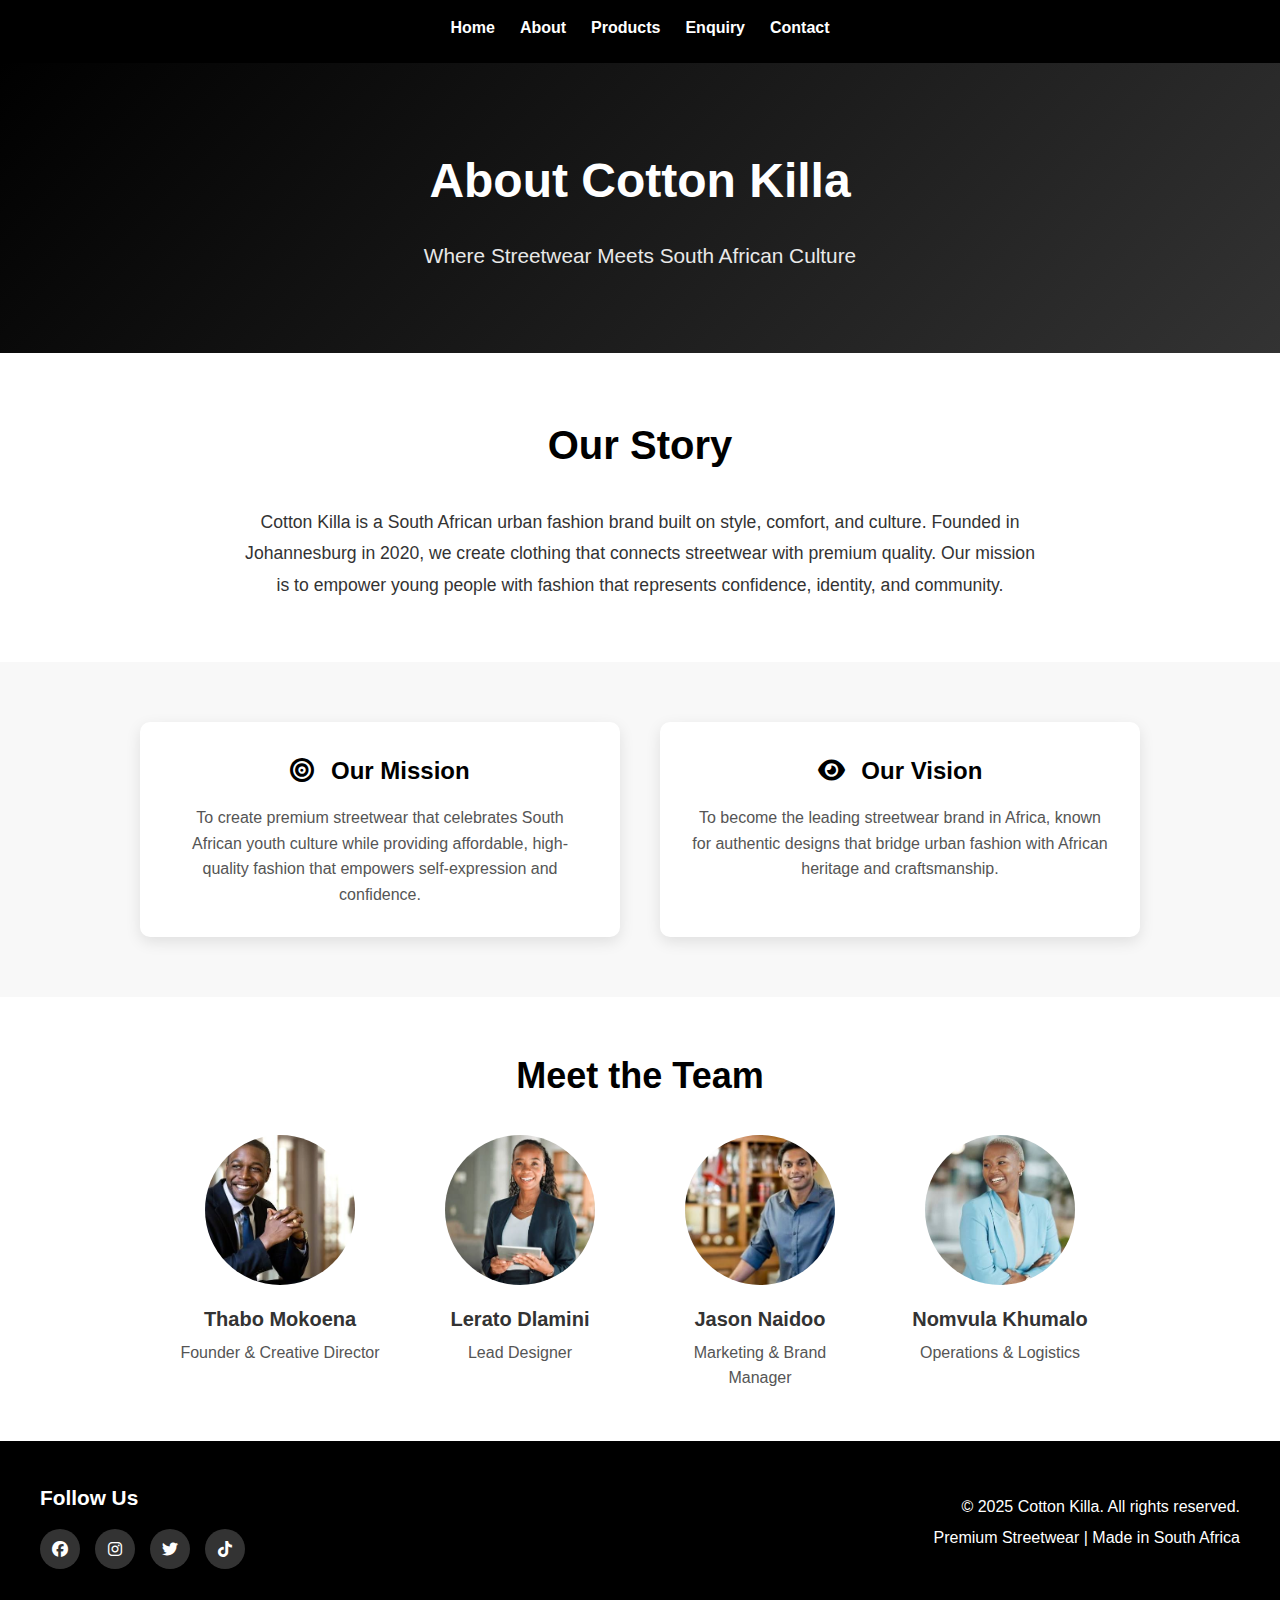
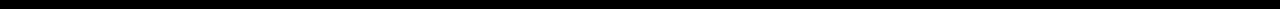
<file: about.html>
<!DOCTYPE html>
<html lang="en">
<head>
  <meta charset="UTF-8">
  <meta name="viewport" content="width=device-width, initial-scale=1.0">
  <title>About Us | Cotton Killa</title>
  <link rel="stylesheet" href="css/style.css">
  <link rel="stylesheet" href="https://cdnjs.cloudflare.com/ajax/libs/font-awesome/6.4.0/css/all.min.css">
</head>
<body>
  <header>
    <nav>
      <a href="index.html">Home</a>
      <a href="about.html">About</a>
      <a href="products.html">Products</a>
      <a href="enquiry.html">Enquiry</a>
      <a href="contact.html">Contact</a>
    </nav>
  </header>

  <main>
    <section class="about-hero">
      <h1>About Cotton Killa</h1>
      <p>Where Streetwear Meets South African Culture</p>
    </section>

    <section class="about-story">
      <h2>Our Story</h2>
      <p>
        Cotton Killa is a South African urban fashion brand built on style, comfort, and culture. 
        Founded in Johannesburg in 2020, we create clothing that connects streetwear with premium quality. 
        Our mission is to empower young people with fashion that represents confidence, identity, and community.
      </p>
    </section>

    <section class="mission-vision">
      <div class="mv-container">
        <div class="mission">
          <h3><i class="fas fa-bullseye"></i> Our Mission</h3>
          <p>To create premium streetwear that celebrates South African youth culture while providing affordable, high-quality fashion that empowers self-expression and confidence.</p>
        </div>
        <div class="vision">
          <h3><i class="fas fa-eye"></i> Our Vision</h3>
          <p>To become the leading streetwear brand in Africa, known for authentic designs that bridge urban fashion with African heritage and craftsmanship.</p>
        </div>
      </div>
    </section>

    <section class="team">
      <h2>Meet the Team</h2>
      <div class="team-grid">
        <div class="team-member">
          <img src="./assets/Thabo.jpg" alt="Founder">
          <h3>Thabo Mokoena</h3>
          <p>Founder & Creative Director</p>
        </div>

        <div class="team-member">
          <img src="./assets/Lerato.jpg" alt="Lead Designer">
          <h3>Lerato Dlamini</h3>
          <p>Lead Designer</p>
        </div>

        <div class="team-member">
          <img src="./assets/Jason.jpg" alt="Marketing Manager">
          <h3>Jason Naidoo</h3>
          <p>Marketing & Brand Manager</p>
        </div>

        <div class="team-member">
          <img src="./assets/Nomvula.jpg" alt="Operations Manager">
          <h3>Nomvula Khumalo</h3>
          <p>Operations & Logistics</p>
        </div>
      </div>
    </section>
  </main>

  <footer>
    <div class="footer-content">
      <div class="social-media">
        <h3>Follow Us</h3>
        <div class="social-icons">
          <a href="#"><i class="fab fa-facebook"></i></a>
          <a href="#"><i class="fab fa-instagram"></i></a>
          <a href="#"><i class="fab fa-twitter"></i></a>
          <a href="#"><i class="fab fa-tiktok"></i></a>
        </div>
      </div>
      
      <div class="footer-info">
        <p>&copy; 2025 Cotton Killa. All rights reserved.</p>
        <p>Premium Streetwear | Made in South Africa</p>
      </div>
    </div>
  </footer>
</body>
</html>
</file>
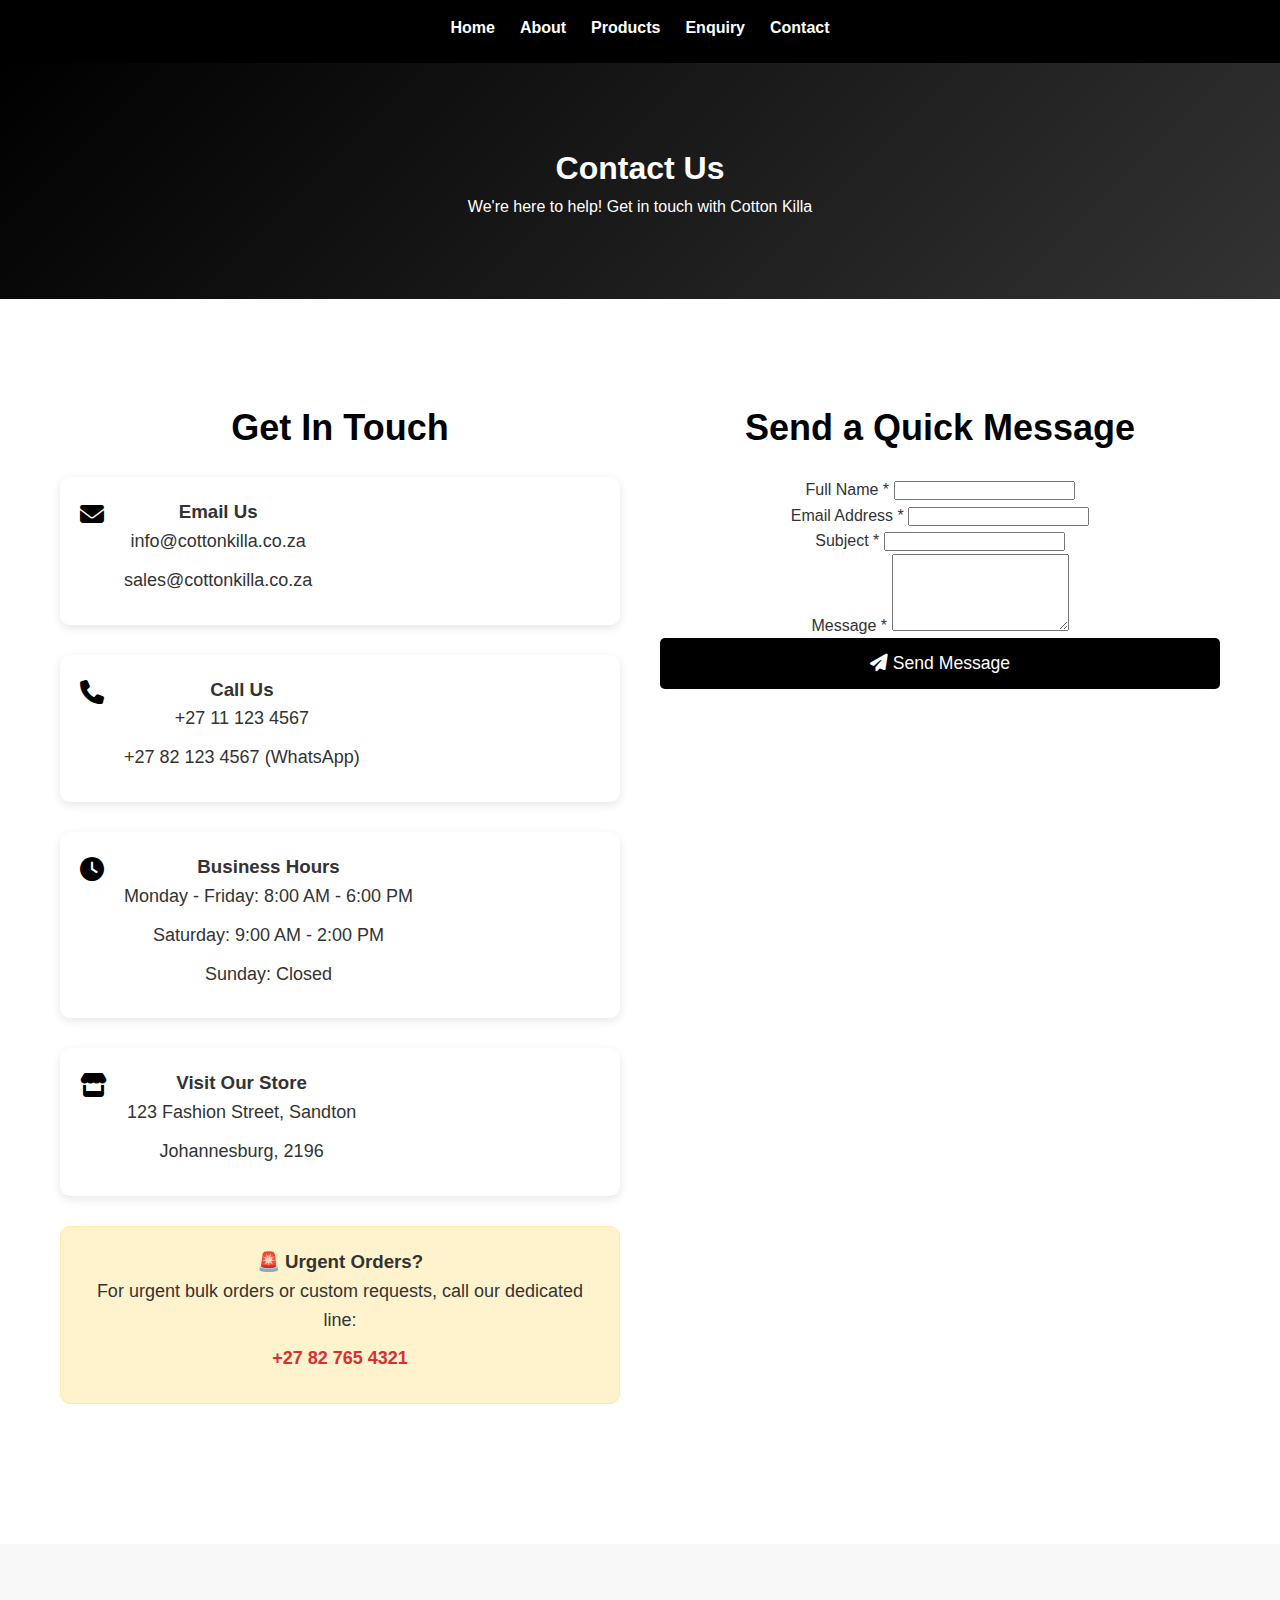
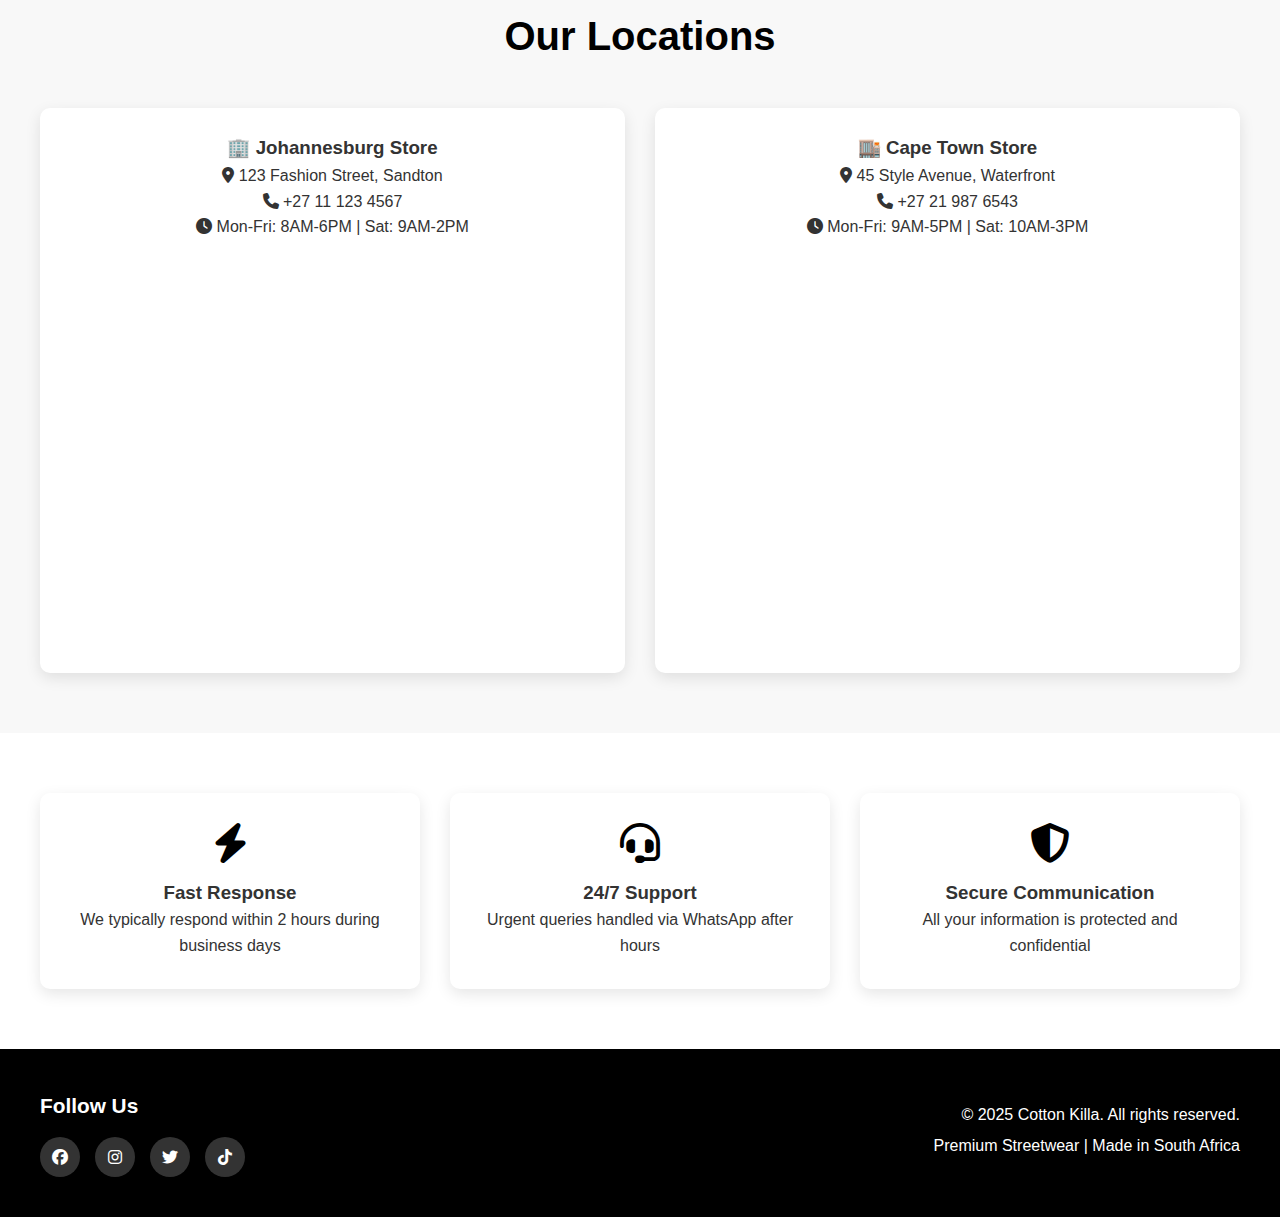
<file: contact.html>
<!DOCTYPE html>
<html lang="en">
<head>
  <meta charset="UTF-8">
  <meta name="viewport" content="width=device-width, initial-scale=1.0">
  <title>Contact Us | Cotton Killa</title>
  <link rel="stylesheet" href="css/style.css">
  <link rel="stylesheet" href="https://cdnjs.cloudflare.com/ajax/libs/font-awesome/6.4.0/css/all.min.css">
</head>
<body>
  <header>
    <nav>
      <a href="index.html">Home</a>
      <a href="about.html">About</a>
      <a href="products.html">Products</a>
      <a href="enquiry.html">Enquiry</a>
      <a href="contact.html">Contact</a>
    </nav>
  </header>

  <main>
    <section class="contact-hero">
      <h1>Contact Us</h1>
      <p>We're here to help! Get in touch with Cotton Killa</p>
    </section>

    <section class="contact-section">
      <div class="contact-container">
        <div class="contact-info">
          <h2>Get In Touch</h2>
          
          <div class="contact-method">
            <i class="fas fa-envelope"></i>
            <div>
              <h3>Email Us</h3>
              <p>info@cottonkilla.co.za</p>
              <p>sales@cottonkilla.co.za</p>
            </div>
          </div>

          <div class="contact-method">
            <i class="fas fa-phone"></i>
            <div>
              <h3>Call Us</h3>
              <p>+27 11 123 4567</p>
              <p>+27 82 123 4567 (WhatsApp)</p>
            </div>
          </div>

          <div class="contact-method">
            <i class="fas fa-clock"></i>
            <div>
              <h3>Business Hours</h3>
              <p>Monday - Friday: 8:00 AM - 6:00 PM</p>
              <p>Saturday: 9:00 AM - 2:00 PM</p>
              <p>Sunday: Closed</p>
            </div>
          </div>

          <div class="contact-method">
            <i class="fas fa-store"></i>
            <div>
              <h3>Visit Our Store</h3>
              <p>123 Fashion Street, Sandton</p>
              <p>Johannesburg, 2196</p>
            </div>
          </div>

          <div class="emergency-contact">
            <h3>🚨 Urgent Orders?</h3>
            <p>For urgent bulk orders or custom requests, call our dedicated line:</p>
            <p class="emergency-number">+27 82 765 4321</p>
          </div>
        </div>

        <div class="contact-form">
          <h2>Send a Quick Message</h2>
          <form>
            <div class="form-group">
              <label for="contact-name">Full Name *</label>
              <input type="text" id="contact-name" name="name" required>
            </div>

            <div class="form-group">
              <label for="contact-email">Email Address *</label>
              <input type="email" id="contact-email" name="email" required>
            </div>

            <div class="form-group">
              <label for="contact-subject">Subject *</label>
              <input type="text" id="contact-subject" name="subject" required>
            </div>

            <div class="form-group">
              <label for="contact-message">Message *</label>
              <textarea id="contact-message" name="message" rows="5" required></textarea>
            </div>

            <button type="submit" class="submit-btn">
              <i class="fas fa-paper-plane"></i> Send Message
            </button>
          </form>
        </div>
      </div>
    </section>

    <!-- Store Locations -->
    <section class="locations-section">
      <h2>Our Locations</h2>
      <div class="locations-grid">
        <div class="location-card">
          <h3>🏢 Johannesburg Store</h3>
          <p><i class="fas fa-map-marker-alt"></i> 123 Fashion Street, Sandton</p>
          <p><i class="fas fa-phone"></i> +27 11 123 4567</p>
          <p><i class="fas fa-clock"></i> Mon-Fri: 8AM-6PM | Sat: 9AM-2PM</p>
          <div class="map-container">
            <iframe 
              src="https://www.google.com/maps/embed?pb=!1m18!1m12!1m3!1d3585.1428801964973!2d28.0569!3d-26.1076!2m3!1f0!2f0!3f0!3m2!1i1024!2i768!4f13.1!3m3!1m2!1s0x1e950c917d9e2a4b%3A0x2fdf1b7ffb2ef9a9!2sSandton%20City!5e0!3m2!1sen!2sza!4v1696590000000!5m2!1sen!2sza" 
              width="100%" 
              height="200" 
              style="border:0;" 
              allowfullscreen="" 
              loading="lazy">
            </iframe>
          </div>
        </div>

        <div class="location-card">
          <h3>🏬 Cape Town Store</h3>
          <p><i class="fas fa-map-marker-alt"></i> 45 Style Avenue, Waterfront</p>
          <p><i class="fas fa-phone"></i> +27 21 987 6543</p>
          <p><i class="fas fa-clock"></i> Mon-Fri: 9AM-5PM | Sat: 10AM-3PM</p>
          <div class="map-container">
            <iframe
              src="https://www.google.com/maps/embed?pb=!1m18!1m12!1m3!1d52898.283267122!2d18.400000!3d-33.900000!2m3!1f0!2f0!3f0!3m2!1i1024!2i768!4f13.1!3m3!1m2!1s0x1dcc50034b1d36a1%3A0x6b6b1c6b6b6b6b6b!2sV%26A%20Waterfront!5e0!3m2!1sen!2sza!4v1696590000000!5m2!1sen!2sza"
              width="100%"
              height="200"
              style="border:0;"
              allowfullscreen=""
              loading="lazy">
            </iframe>
          </div>
        </div>
      </div>
    </section>

    <!-- Quick Response Info -->
    <section class="response-info">
      <div class="response-cards">
        <div class="response-card">
          <i class="fas fa-bolt"></i>
          <h3>Fast Response</h3>
          <p>We typically respond within 2 hours during business days</p>
        </div>
        <div class="response-card">
          <i class="fas fa-headset"></i>
          <h3>24/7 Support</h3>
          <p>Urgent queries handled via WhatsApp after hours</p>
        </div>
        <div class="response-card">
          <i class="fas fa-shield-alt"></i>
          <h3>Secure Communication</h3>
          <p>All your information is protected and confidential</p>
        </div>
      </div>
    </section>
  </main>

  <footer>
    <div class="footer-content">
      <div class="social-media">
        <h3>Follow Us</h3>
        <div class="social-icons">
          <a href="#"><i class="fab fa-facebook"></i></a>
          <a href="#"><i class="fab fa-instagram"></i></a>
          <a href="#"><i class="fab fa-twitter"></i></a>
          <a href="#"><i class="fab fa-tiktok"></i></a>
        </div>
      </div>
      
      <div class="footer-info">
        <p>&copy; 2025 Cotton Killa. All rights reserved.</p>
        <p>Premium Streetwear | Made in South Africa</p>
      </div>
    </div>
  </footer>
</body>
</html>
</file>
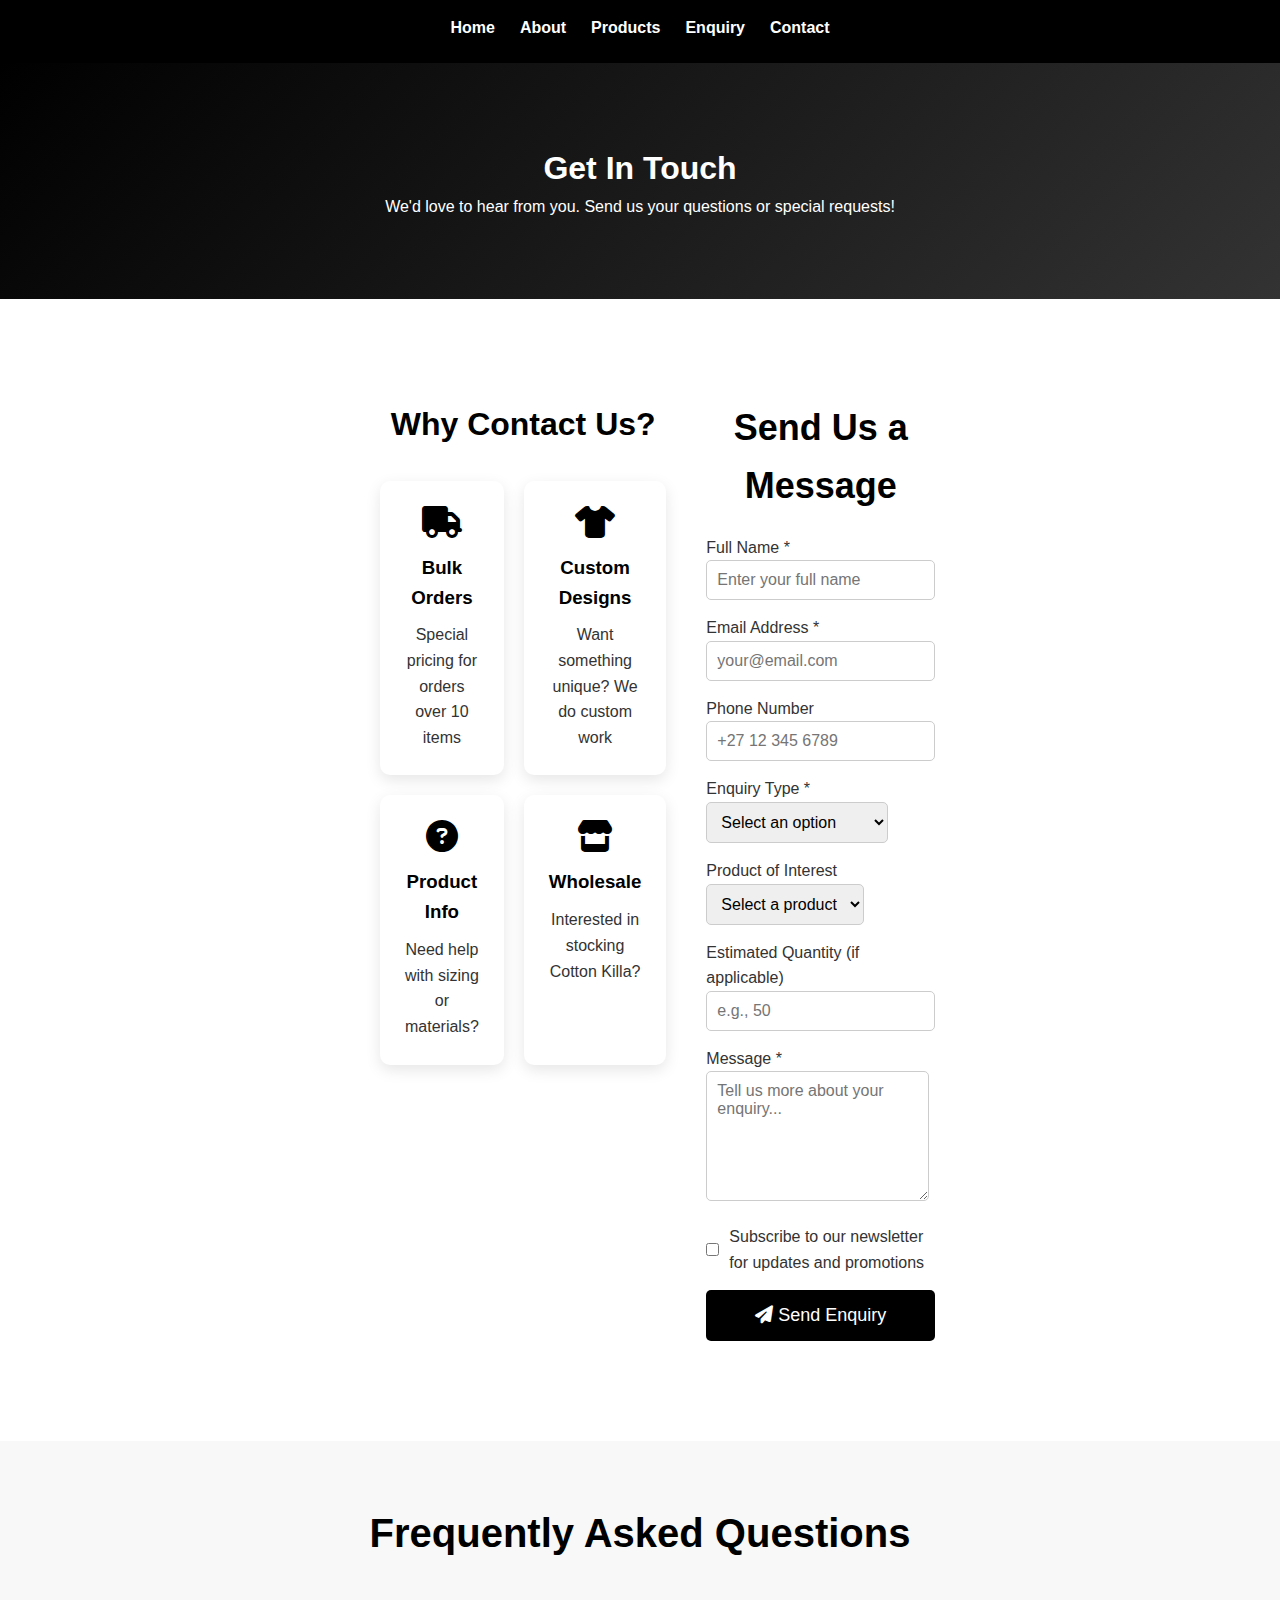
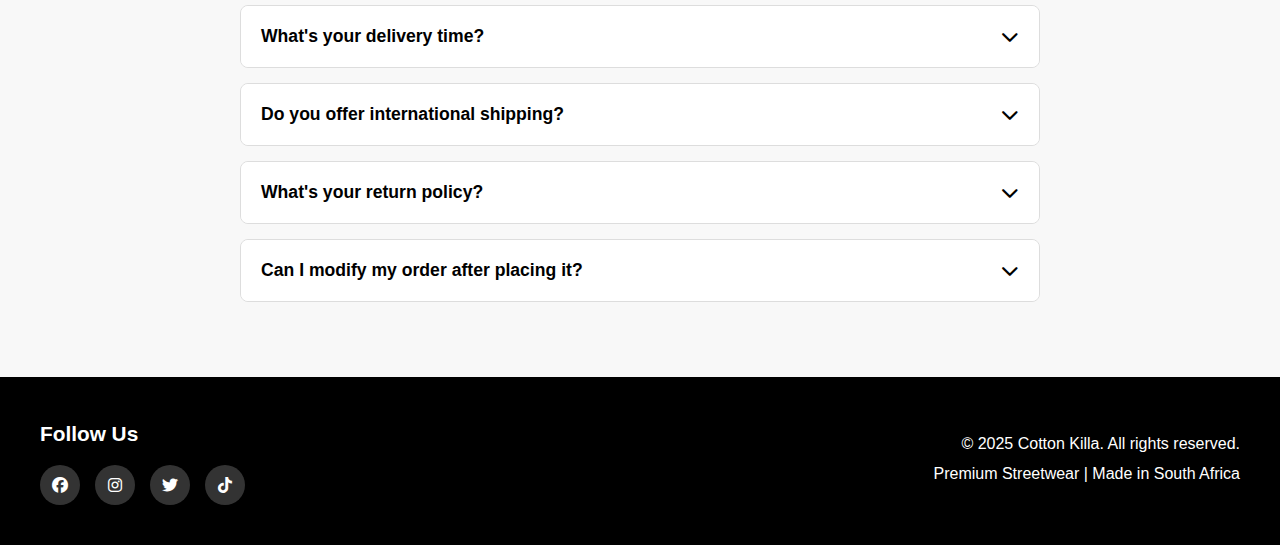
<file: enquiry.html>
<!DOCTYPE html>
<html lang="en">
<head>
  <meta charset="UTF-8">
  <meta name="viewport" content="width=device-width, initial-scale=1.0">
  <title>Enquiry | Cotton Killa</title>
  <link rel="stylesheet" href="css/style.css">
  <link rel="stylesheet" href="https://cdnjs.cloudflare.com/ajax/libs/font-awesome/6.4.0/css/all.min.css">
</head>
<body>
  <header>
    <nav>
      <a href="index.html">Home</a>
      <a href="about.html">About</a>
      <a href="products.html">Products</a>
      <a href="enquiry.html">Enquiry</a>
      <a href="contact.html">Contact</a>
    </nav>
  </header>

  <main>
    <section class="enquiry-hero">
      <h1>Get In Touch</h1>
      <p>We'd love to hear from you. Send us your questions or special requests!</p>
    </section>

    <section class="enquiry-section">
      <div class="enquiry-container">
        <div class="enquiry-info">
          <h2>Why Contact Us?</h2>
          <div class="info-cards">
            <div class="info-card">
              <i class="fas fa-truck"></i>
              <h3>Bulk Orders</h3>
              <p>Special pricing for orders over 10 items</p>
            </div>
            <div class="info-card">
              <i class="fas fa-tshirt"></i>
              <h3>Custom Designs</h3>
              <p>Want something unique? We do custom work</p>
            </div>
            <div class="info-card">
              <i class="fas fa-question-circle"></i>
              <h3>Product Info</h3>
              <p>Need help with sizing or materials?</p>
            </div>
            <div class="info-card">
              <i class="fas fa-store"></i>
              <h3>Wholesale</h3>
              <p>Interested in stocking Cotton Killa?</p>
            </div>
          </div>
        </div>

        <div class="enquiry-form">
          <h2>Send Us a Message</h2>
          <form id="enquiryForm">
            <div class="form-group">
              <label for="name">Full Name *</label>
              <input type="text" id="name" name="name" required placeholder="Enter your full name">
            </div>

            <div class="form-group">
              <label for="email">Email Address *</label>
              <input type="email" id="email" name="email" required placeholder="your@email.com">
            </div>

            <div class="form-group">
              <label for="phone">Phone Number</label>
              <input type="tel" id="phone" name="phone" placeholder="+27 12 345 6789">
            </div>

            <div class="form-group">
              <label for="enquiry-type">Enquiry Type *</label>
              <select id="enquiry-type" name="enquiry-type" required>
                <option value="">Select an option</option>
                <option value="product">Product Information</option>
                <option value="bulk">Bulk Order</option>
                <option value="custom">Custom Design</option>
                <option value="wholesale">Wholesale Inquiry</option>
                <option value="shipping">Shipping & Delivery</option>
                <option value="other">Other</option>
              </select>
            </div>

            <div class="form-group">
              <label for="product-interest">Product of Interest</label>
              <select id="product-interest" name="product-interest">
                <option value="">Select a product</option>
                <option value="tshirts">T-Shirts</option>
                <option value="hoodies">Hoodies</option>
                <option value="tracksuits">Tracksuits</option>
                <option value="all">All Products</option>
              </select>
            </div>

            <div class="form-group">
              <label for="quantity">Estimated Quantity (if applicable)</label>
              <input type="number" id="quantity" name="quantity" min="1" placeholder="e.g., 50">
            </div>

            <div class="form-group">
              <label for="message">Message *</label>
              <textarea id="message" name="message" rows="6" required placeholder="Tell us more about your enquiry..."></textarea>
            </div>

            <div class="form-group checkbox-group">
              <input type="checkbox" id="newsletter" name="newsletter">
              <label for="newsletter">Subscribe to our newsletter for updates and promotions</label>
            </div>

            <button type="submit" class="submit-btn">
              <i class="fas fa-paper-plane"></i> Send Enquiry
            </button>
          </form>
        </div>
      </div>
    </section>

    <!-- FAQ Section -->
    <section class="faq-section">
      <h2>Frequently Asked Questions</h2>
      <div class="faq-container">
        <div class="faq-item">
          <button class="faq-question">
            What's your delivery time?
            <i class="fas fa-chevron-down"></i>
          </button>
          <div class="faq-answer">
            <p>Standard delivery takes 3-5 business days within South Africa. Express delivery (1-2 days) is available at an additional cost.</p>
          </div>
        </div>

        <div class="faq-item">
          <button class="faq-question">
            Do you offer international shipping?
            <i class="fas fa-chevron-down"></i>
          </button>
          <div class="faq-answer">
            <p>Yes! We ship worldwide. International delivery takes 7-14 business days depending on the destination.</p>
          </div>
        </div>

        <div class="faq-item">
          <button class="faq-question">
            What's your return policy?
            <i class="fas fa-chevron-down"></i>
          </button>
          <div class="faq-answer">
            <p>We offer 30-day returns on unworn items with original tags. Custom items cannot be returned.</p>
          </div>
        </div>

        <div class="faq-item">
          <button class="faq-question">
            Can I modify my order after placing it?
            <i class="fas fa-chevron-down"></i>
          </button>
          <div class="faq-answer">
            <p>Orders can be modified within 2 hours of placement. Contact us immediately if you need changes.</p>
          </div>
        </div>
      </div>
    </section>
  </main>

  <footer>
    <div class="footer-content">
      <div class="social-media">
        <h3>Follow Us</h3>
        <div class="social-icons">
          <a href="#"><i class="fab fa-facebook"></i></a>
          <a href="#"><i class="fab fa-instagram"></i></a>
          <a href="#"><i class="fab fa-twitter"></i></a>
          <a href="#"><i class="fab fa-tiktok"></i></a>
        </div>
      </div>
      
      <div class="footer-info">
        <p>&copy; 2025 Cotton Killa. All rights reserved.</p>
        <p>Premium Streetwear | Made in South Africa</p>
      </div>
    </div>
  </footer>
</body>
</html>
</file>
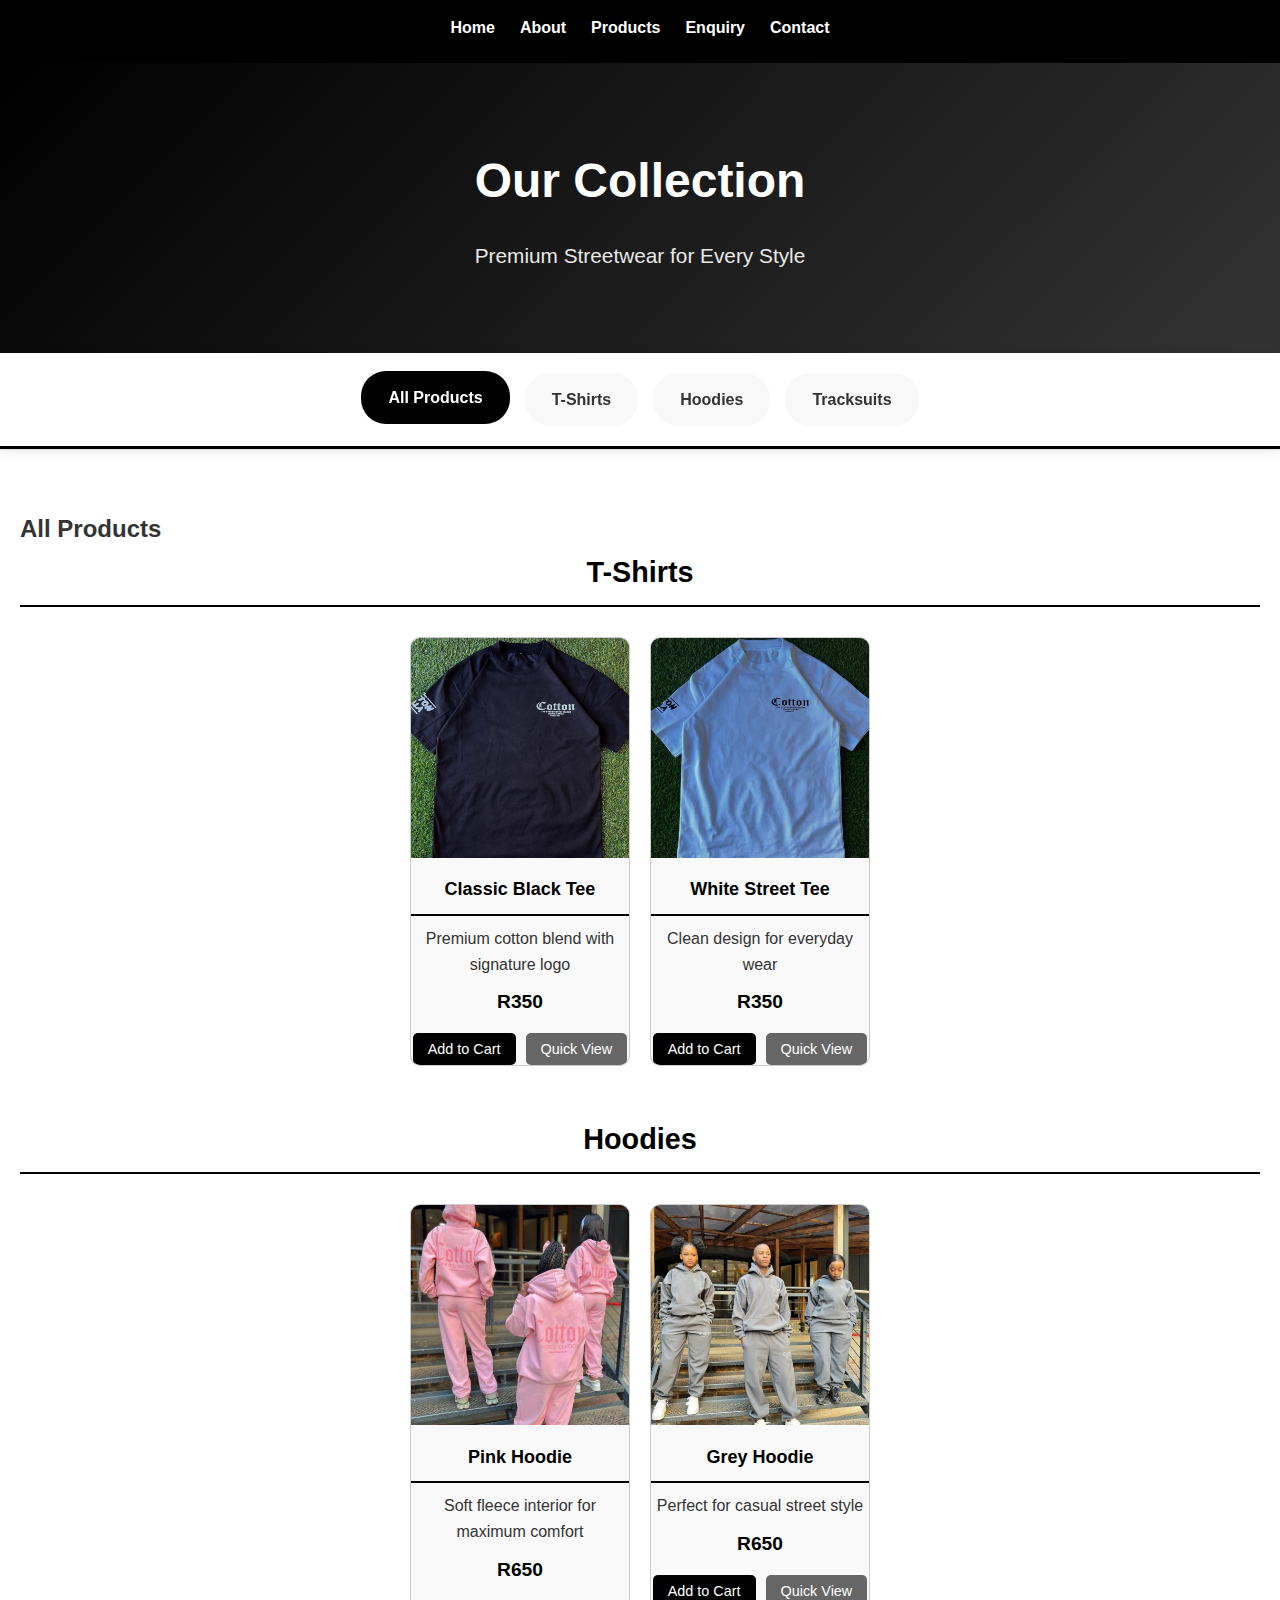
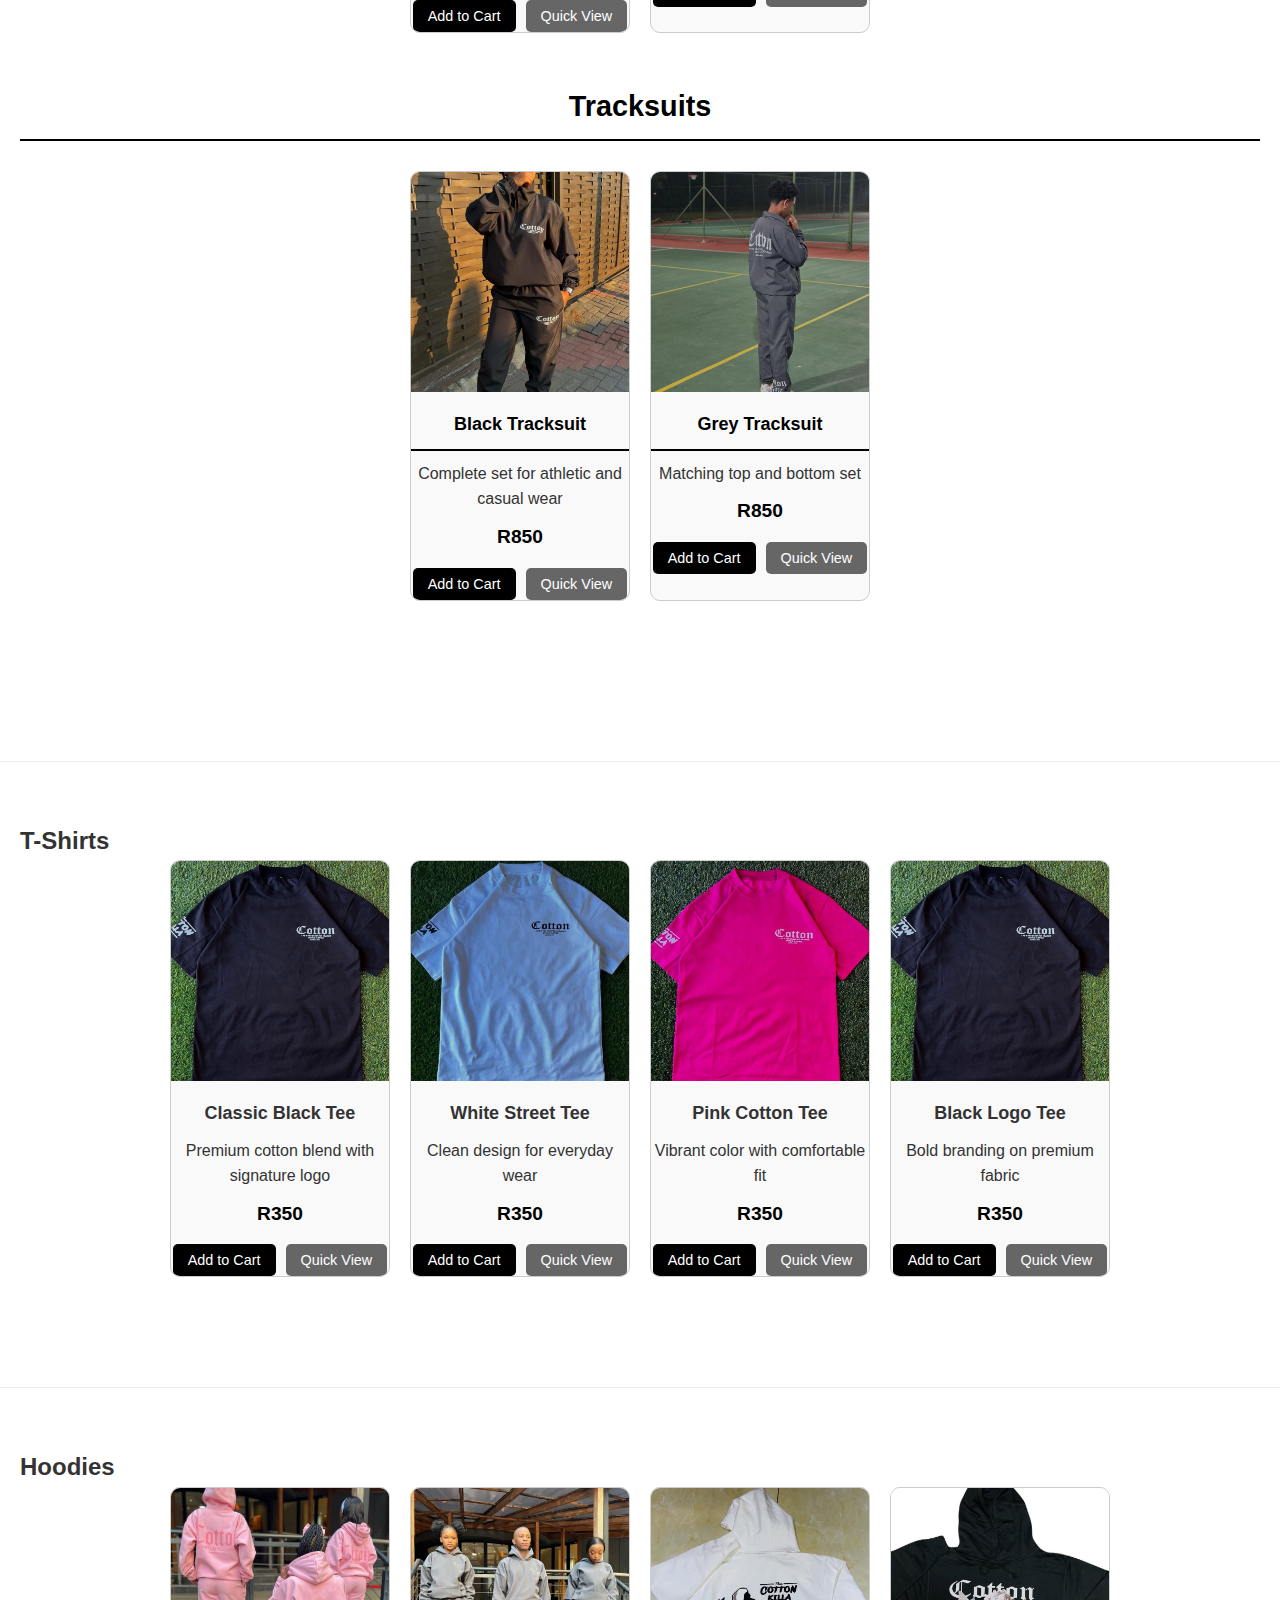
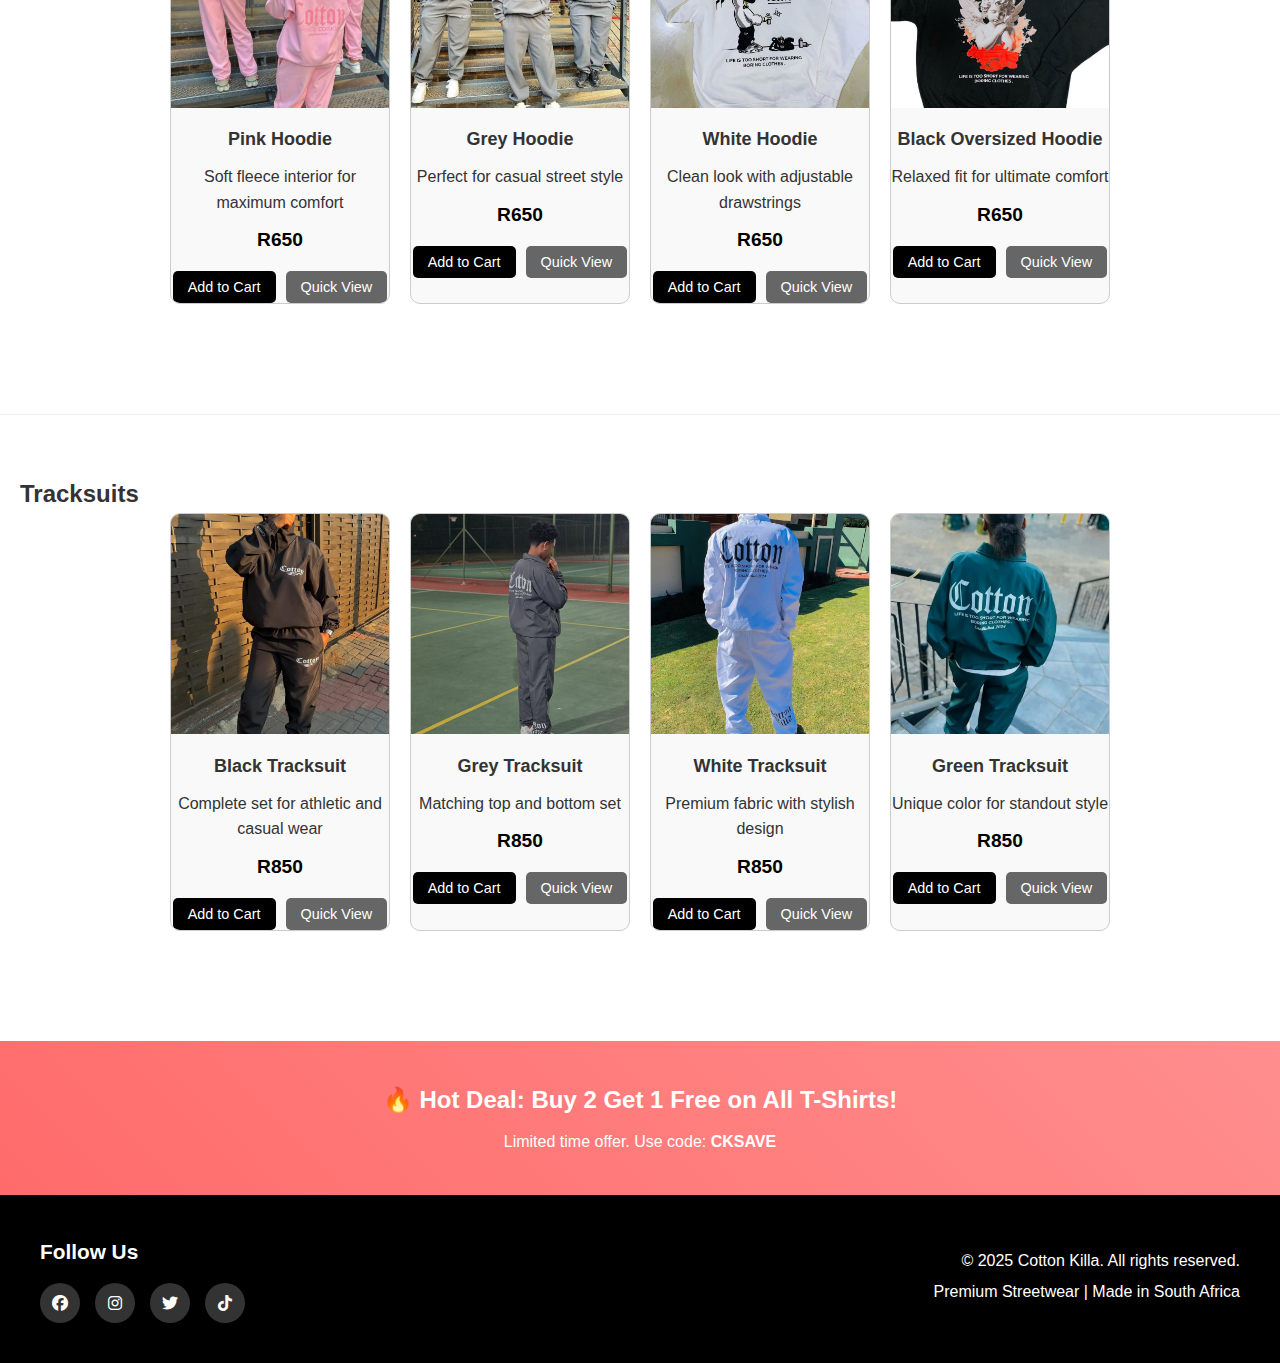
<file: products.html>
<!DOCTYPE html>
<html lang="en">
<head>
  <meta charset="UTF-8">
  <meta name="viewport" content="width=device-width, initial-scale=1.0">
  <title>Products | Cotton Killa</title>
  <link rel="stylesheet" href="css/style.css">
  <link rel="stylesheet" href="https://cdnjs.cloudflare.com/ajax/libs/font-awesome/6.4.0/css/all.min.css">
</head>
<body>
  <header>
    <nav>
      <a href="index.html">Home</a>
      <a href="about.html">About</a>
      <a href="products.html">Products</a>
      <a href="enquiry.html">Enquiry</a>
      <a href="contact.html">Contact</a>
    </nav>
  </header>

  <main>
    <section class="products-hero">
      <h1>Our Collection</h1>
      <p>Premium Streetwear for Every Style</p>
    </section>

    <!-- Category Navigation -->
    <div class="category-nav">
      <div class="category-nav-links">
        <a href="#all-products" class="category-highlight">All Products</a>
        <a href="#tshirts">T-Shirts</a>
        <a href="#hoodies">Hoodies</a>
        <a href="#tracksuits">Tracksuits</a>
      </div>
    </div>

    <!-- All Products View -->
    <section id="all-products" class="product-category">
      <h2>All Products</h2>
      
      <!-- T-Shirts in All Products -->
      <div class="category-subsection">
        <h3>T-Shirts</h3>
        <div class="product-grid">
          <div class="product-card">
            <img src="./assets/T-Shirt.jpg" alt="Classic Black Tee">
            <h3>Classic Black Tee</h3>
            <p>Premium cotton blend with signature logo</p>
            <span class="price">R350</span>
            <div class="product-actions">
              <button class="add-to-cart-btn">Add to Cart</button>
              <button class="quick-view-btn">Quick View</button>
            </div>
          </div>
          
          <div class="product-card">
            <img src="./assets/white tee.jpg" alt="White Street Tee">
            <h3>White Street Tee</h3>
            <p>Clean design for everyday wear</p>
            <span class="price">R350</span>
            <div class="product-actions">
              <button class="add-to-cart-btn">Add to Cart</button>
              <button class="quick-view-btn">Quick View</button>
            </div>
          </div>
        </div>
      </div>

      <!-- Hoodies in All Products -->
      <div class="category-subsection">
        <h3>Hoodies</h3>
        <div class="product-grid">
          <div class="product-card">
            <img src="./assets/pinkhoodie.jpg" alt="Pink Hoodie">
            <h3>Pink Hoodie</h3>
            <p>Soft fleece interior for maximum comfort</p>
            <span class="price">R650</span>
            <div class="product-actions">
              <button class="add-to-cart-btn">Add to Cart</button>
              <button class="quick-view-btn">Quick View</button>
            </div>
          </div>
          
          <div class="product-card">
            <img src="./assets/grey hoodie.jpg" alt="Grey Hoodie">
            <h3>Grey Hoodie</h3>
            <p>Perfect for casual street style</p>
            <span class="price">R650</span>
            <div class="product-actions">
              <button class="add-to-cart-btn">Add to Cart</button>
              <button class="quick-view-btn">Quick View</button>
            </div>
          </div>
        </div>
      </div>

      <!-- Tracksuits in All Products -->
      <div class="category-subsection">
        <h3>Tracksuits</h3>
        <div class="product-grid">
          <div class="product-card">
            <img src="./assets/black track.jpg" alt="Black Tracksuit">
            <h3>Black Tracksuit</h3>
            <p>Complete set for athletic and casual wear</p>
            <span class="price">R850</span>
            <div class="product-actions">
              <button class="add-to-cart-btn">Add to Cart</button>
              <button class="quick-view-btn">Quick View</button>
            </div>
          </div>
          
          <div class="product-card">
            <img src="./assets/grey track.jpg" alt="Grey Tracksuit">
            <h3>Grey Tracksuit</h3>
            <p>Matching top and bottom set</p>
            <span class="price">R850</span>
            <div class="product-actions">
              <button class="add-to-cart-btn">Add to Cart</button>
              <button class="quick-view-btn">Quick View</button>
            </div>
          </div>
        </div>
      </div>
    </section>

    <!-- T-Shirts Section -->
    <section id="tshirts" class="product-category">
      <h2>T-Shirts</h2>
      <div class="product-grid">
        <div class="product-card">
          <img src="./assets/T-Shirt.jpg" alt="Classic Black Tee">
          <h3>Classic Black Tee</h3>
          <p>Premium cotton blend with signature logo</p>
          <span class="price">R350</span>
          <div class="product-actions">
            <button class="add-to-cart-btn">Add to Cart</button>
            <button class="quick-view-btn">Quick View</button>
          </div>
        </div>
        
        <div class="product-card">
          <img src="./assets/white tee.jpg" alt="White Street Tee">
          <h3>White Street Tee</h3>
          <p>Clean design for everyday wear</p>
          <span class="price">R350</span>
          <div class="product-actions">
            <button class="add-to-cart-btn">Add to Cart</button>
            <button class="quick-view-btn">Quick View</button>
          </div>
        </div>
        
        <div class="product-card">
          <img src="./assets/pink tee.jpg" alt="Pink Tee">
          <h3>Pink Cotton Tee</h3>
          <p>Vibrant color with comfortable fit</p>
          <span class="price">R350</span>
          <div class="product-actions">
            <button class="add-to-cart-btn">Add to Cart</button>
            <button class="quick-view-btn">Quick View</button>
          </div>
        </div>
        
        <div class="product-card">
          <img src="./assets/T-Shirt.jpg" alt="Black Logo Tee">
          <h3>Black Logo Tee</h3>
          <p>Bold branding on premium fabric</p>
          <span class="price">R350</span>
          <div class="product-actions">
            <button class="add-to-cart-btn">Add to Cart</button>
            <button class="quick-view-btn">Quick View</button>
          </div>
        </div>
      </div>
    </section>

    <!-- Hoodies Section -->
    <section id="hoodies" class="product-category">
      <h2>Hoodies</h2>
      <div class="product-grid">
        <div class="product-card">
          <img src="./assets/pinkhoodie.jpg" alt="Pink Hoodie">
          <h3>Pink Hoodie</h3>
          <p>Soft fleece interior for maximum comfort</p>
          <span class="price">R650</span>
          <div class="product-actions">
            <button class="add-to-cart-btn">Add to Cart</button>
            <button class="quick-view-btn">Quick View</button>
          </div>
        </div>
        
        <div class="product-card">
          <img src="./assets/grey hoodie.jpg" alt="Grey Hoodie">
          <h3>Grey Hoodie</h3>
          <p>Perfect for casual street style</p>
          <span class="price">R650</span>
          <div class="product-actions">
            <button class="add-to-cart-btn">Add to Cart</button>
            <button class="quick-view-btn">Quick View</button>
          </div>
        </div>
        
        <div class="product-card">
          <img src="./assets/whitw hoodie.jpg" alt="White Hoodie">
          <h3>White Hoodie</h3>
          <p>Clean look with adjustable drawstrings</p>
          <span class="price">R650</span>
          <div class="product-actions">
            <button class="add-to-cart-btn">Add to Cart</button>
            <button class="quick-view-btn">Quick View</button>
          </div>
        </div>
        
        <div class="product-card">
          <img src="./assets/Hoodie.jpg" alt="Black Oversized Hoodie">
          <h3>Black Oversized Hoodie</h3>
          <p>Relaxed fit for ultimate comfort</p>
          <span class="price">R650</span>
          <div class="product-actions">
            <button class="add-to-cart-btn">Add to Cart</button>
            <button class="quick-view-btn">Quick View</button>
          </div>
        </div>
      </div>
    </section>

    <!-- Tracksuits Section -->
    <section id="tracksuits" class="product-category">
      <h2>Tracksuits</h2>
      <div class="product-grid">
        <div class="product-card">
          <img src="./assets/black track.jpg" alt="Black Tracksuit">
          <h3>Black Tracksuit</h3>
          <p>Complete set for athletic and casual wear</p>
          <span class="price">R850</span>
          <div class="product-actions">
            <button class="add-to-cart-btn">Add to Cart</button>
            <button class="quick-view-btn">Quick View</button>
          </div>
        </div>
        
        <div class="product-card">
          <img src="./assets/grey track.jpg" alt="Grey Tracksuit">
          <h3>Grey Tracksuit</h3>
          <p>Matching top and bottom set</p>
          <span class="price">R850</span>
          <div class="product-actions">
            <button class="add-to-cart-btn">Add to Cart</button>
            <button class="quick-view-btn">Quick View</button>
          </div>
        </div>
        
        <div class="product-card">
          <img src="./assets/white track.jpg" alt="White Tracksuit">
          <h3>White Tracksuit</h3>
          <p>Premium fabric with stylish design</p>
          <span class="price">R850</span>
          <div class="product-actions">
            <button class="add-to-cart-btn">Add to Cart</button>
            <button class="quick-view-btn">Quick View</button>
          </div>
        </div>
        
        <div class="product-card">
          <img src="./assets/green track.jpg" alt="Green Tracksuit">
          <h3>Green Tracksuit</h3>
          <p>Unique color for standout style</p>
          <span class="price">R850</span>
          <div class="product-actions">
            <button class="add-to-cart-btn">Add to Cart</button>
            <button class="quick-view-btn">Quick View</button>
          </div>
        </div>
      </div>
    </section>

    <!-- Special Offers -->
    <section class="special-offers">
      <div class="offer-banner">
        <h3>🔥 Hot Deal: Buy 2 Get 1 Free on All T-Shirts!</h3>
        <p>Limited time offer. Use code: <strong>CKSAVE</strong></p>
      </div>
    </section>
  </main>

  <footer>
    <div class="footer-content">
      <div class="social-media">
        <h3>Follow Us</h3>
        <div class="social-icons">
          <a href="#"><i class="fab fa-facebook"></i></a>
          <a href="#"><i class="fab fa-instagram"></i></a>
          <a href="#"><i class="fab fa-twitter"></i></a>
          <a href="#"><i class="fab fa-tiktok"></i></a>
        </div>
      </div>
      
      <div class="footer-info">
        <p>&copy; 2025 Cotton Killa. All rights reserved.</p>
        <p>Premium Streetwear | Made in South Africa</p>
      </div>
    </div>
  </footer>

  <script>
    // Simple category navigation highlighting
    document.addEventListener('DOMContentLoaded', function() {
        var categoryLinks = document.querySelectorAll('.category-nav-links a');
        
        for (var i = 0; i < categoryLinks.length; i++) {
            categoryLinks[i].addEventListener('click', function() {
                for (var j = 0; j < categoryLinks.length; j++) {
                    categoryLinks[j].classList.remove('category-highlight');
                }
                this.classList.add('category-highlight');
            });
        }
        
        var currentHash = window.location.hash;
        if (currentHash) {
            var activeLink = document.querySelector('.category-nav-links a[href="' + currentHash + '"]');
            if (activeLink) {
                activeLink.classList.add('category-highlight');
            }
        }
    });
  </script>
</body>
</html>
</file>
<file: css/style.css>
/* ========================
   GLOBAL RESET
========================= */
* {
  margin: 0;
  padding: 0;
  box-sizing: border-box;
  font-family: 'Arial', sans-serif;
}

body {
  background-color: #fff;
  color: #333;
  line-height: 1.6;
}

/* ========================
   HEADER & NAVIGATION
========================= */
header {
  background-color: #000;
  color: #fff;
  padding: 15px 20px;
  display: flex;
  flex-direction: column;
  align-items: center;
}

header h1 {
  font-size: 36px;
  margin-bottom: 10px;
  color: #fff;
}

nav {
  display: flex;
  gap: 25px;
}

nav a {
  color: #fff;
  text-decoration: none;
  font-weight: bold;
  padding-bottom: 5px;
  border-bottom: 2px solid transparent;
  transition: border 0.3s ease;
}

nav a:hover {
  border-bottom: 2px solid #fff;
}

/* ========================
   HERO SECTION (UPDATED)
========================= */
.hero {
  position: relative;
  width: 100%;
  height: 80vh;
  display: flex;
  justify-content: center;
  align-items: center;
  text-align: center;
  background: linear-gradient(rgba(0,0,0,0.5), rgba(0,0,0,0.5)), url('../assets/hero-bg.jpg') center center/cover no-repeat;
  color: white;
}

.hero-content h1 {
  font-size: 3.5rem;
  margin-bottom: 1rem;
  text-shadow: 2px 2px 4px rgba(0,0,0,0.5);
}

.hero-content p {
  font-size: 1.5rem;
  margin-bottom: 2rem;
}

.shop-now-btn {
  display: inline-block;
  padding: 15px 40px;
  background-color: #000;
  color: white;
  text-decoration: none;
  font-size: 1.2rem;
  font-weight: bold;
  border-radius: 5px;
  transition: all 0.3s ease;
  border: 2px solid #000;
}

.shop-now-btn:hover {
  background-color: transparent;
  color: #000;
  border-color: #000;
}

/* ========================
   FEATURED PRODUCTS
========================= */
.featured-products {
  padding: 80px 20px;
  text-align: center;
  background-color: #f8f8f8;
}

.featured-products h2 {
  font-size: 2.5rem;
  margin-bottom: 50px;
  color: #000;
}

.products-preview {
  display: flex;
  justify-content: center;
  gap: 30px;
  flex-wrap: wrap;
}

.preview-card {
  background: white;
  border-radius: 10px;
  padding: 20px;
  width: 300px;
  box-shadow: 0 5px 15px rgba(0,0,0,0.1);
  transition: transform 0.3s ease;
}

.preview-card:hover {
  transform: translateY(-5px);
}

.preview-card img {
  width: 100%;
  height: 250px;
  object-fit: cover;
  border-radius: 5px;
  margin-bottom: 15px;
}

.preview-card h3 {
  font-size: 1.3rem;
  margin-bottom: 10px;
  color: #000;
}

.preview-card p {
  font-size: 1.1rem;
  font-weight: bold;
  color: #333;
  margin-bottom: 15px;
}

/* ========================
   PRODUCT ACTIONS
========================= */
.product-actions {
  display: flex;
  gap: 10px;
  justify-content: center;
  margin-top: 15px;
}

.add-to-cart-btn {
  padding: 8px 15px;
  background-color: #000;
  color: white;
  border: none;
  border-radius: 5px;
  cursor: pointer;
  transition: background-color 0.3s ease;
  font-size: 0.9rem;
}

.add-to-cart-btn:hover {
  background-color: #333;
}

.view-product-btn {
  padding: 8px 15px;
  background-color: #666;
  color: white;
  text-decoration: none;
  border-radius: 5px;
  transition: background-color 0.3s ease;
  font-size: 0.9rem;
}

.view-product-btn:hover {
  background-color: #555;
}

.quick-view-btn {
  padding: 8px 15px;
  background-color: #666;
  color: white;
  border: none;
  border-radius: 5px;
  cursor: pointer;
  transition: background-color 0.3s ease;
  font-size: 0.9rem;
}

.quick-view-btn:hover {
  background-color: #555;
}

/* ========================
   BRAND STORY SECTION
========================= */
.brand-story {
  padding: 80px 20px;
  text-align: center;
  background: linear-gradient(135deg, #000 0%, #333 100%);
  color: white;
}

.story-content h2 {
  font-size: 2.5rem;
  margin-bottom: 20px;
}

.story-content p {
  font-size: 1.2rem;
  max-width: 600px;
  margin: 0 auto 30px;
  line-height: 1.6;
}

.learn-more-btn {
  display: inline-block;
  padding: 12px 30px;
  background-color: white;
  color: #000;
  text-decoration: none;
  font-weight: bold;
  border-radius: 5px;
  transition: all 0.3s ease;
}

.learn-more-btn:hover {
  background-color: #f0f0f0;
  transform: scale(1.05);
}

/* ========================
   ABOUT US
========================= */
.about, .team {
  padding: 50px 20px;
  text-align: center;
}

.about h2, .team h2 {
  font-size: 36px;
  margin-bottom: 20px;
  color: #000;
}

.about p {
  max-width: 800px;
  margin: auto;
  font-size: 18px;
  line-height: 1.8;
}

.team-grid {
  display: flex;
  flex-wrap: wrap;
  justify-content: center;
  gap: 40px;
  margin-top: 30px;
}

.team-member {
  text-align: center;
  width: 200px;
}

.team-member img {
  width: 150px;
  height: 150px;
  border-radius: 50%;
  object-fit: cover;
  margin-bottom: 10px;
}

.team-member h3 {
  font-size: 20px;
  margin-bottom: 5px;
}

.team-member p {
  font-size: 16px;
  color: #555;
}

/* ========================
   ABOUT HERO SECTION
========================= */
.about-hero {
  background: linear-gradient(135deg, #000 0%, #333 100%);
  color: white;
  padding: 80px 20px;
  text-align: center;
}

.about-hero h1 {
  font-size: 3rem;
  margin-bottom: 20px;
}

.about-hero p {
  font-size: 1.3rem;
  opacity: 0.9;
}

/* ========================
   MISSION & VISION SECTION
========================= */
.mission-vision {
  padding: 60px 20px;
  background-color: #f8f8f8;
}

.mv-container {
  display: flex;
  justify-content: center;
  gap: 40px;
  max-width: 1000px;
  margin: 0 auto;
}

.mission, .vision {
  flex: 1;
  background: white;
  padding: 30px;
  border-radius: 10px;
  box-shadow: 0 5px 15px rgba(0,0,0,0.1);
  text-align: center;
}

.mission h3, .vision h3 {
  font-size: 1.5rem;
  margin-bottom: 15px;
  color: #000;
}

.mission h3 i, .vision h3 i {
  margin-right: 10px;
  color: #000;
}

.mission p, .vision p {
  line-height: 1.6;
  color: #555;
}

/* ========================
   ABOUT STORY SECTION
========================= */
.about-story {
  padding: 60px 20px;
  text-align: center;
  background: white;
}

.about-story h2 {
  font-size: 2.5rem;
  margin-bottom: 30px;
  color: #000;
}

.about-story p {
  max-width: 800px;
  margin: 0 auto;
  font-size: 1.1rem;
  line-height: 1.8;
  color: #333;
}

/* ========================
   PRODUCTS PAGE
========================= */
.products-hero {
  background: linear-gradient(135deg, #000 0%, #333 100%);
  color: white;
  padding: 80px 20px;
  text-align: center;
}

.products-hero h1 {
  font-size: 3rem;
  margin-bottom: 20px;
}

.products-hero p {
  font-size: 1.3rem;
  opacity: 0.9;
}

/* ========================
   PRODUCTS PAGE NAVIGATION
========================= */
.category-nav {
  position: sticky;
  top: 0;
  background: white;
  padding: 20px 0;
  z-index: 100;
  box-shadow: 0 2px 10px rgba(0,0,0,0.1);
  border-bottom: 3px solid #000;
}

.category-nav-links {
  display: flex;
  justify-content: center;
  gap: 15px;
  flex-wrap: wrap;
  max-width: 1200px;
  margin: 0 auto;
  padding: 0 20px;
}

.category-nav-links a {
  padding: 12px 25px;
  background: #f8f8f8;
  border-radius: 25px;
  text-decoration: none;
  color: #333;
  font-weight: bold;
  transition: all 0.3s ease;
  border: 2px solid transparent;
  font-size: 1rem;
}

.category-nav-links a:hover,
.category-nav-links a.category-highlight {
  background: #000;
  color: white;
  transform: translateY(-2px);
}

.product-category {
  scroll-margin-top: 120px;
  padding: 60px 20px;
}

.category-subsection {
  margin-bottom: 50px;
}

.category-subsection h3 {
  font-size: 1.8rem;
  color: #000;
  margin-bottom: 30px;
  text-align: center;
  border-bottom: 2px solid #000;
  padding-bottom: 10px;
}

.products-section {
  padding: 50px 20px;
  text-align: center;
}

.products-section h2 {
  font-size: 36px;
  margin-bottom: 30px;
  color: #000;
}

.product-category {
  margin-bottom: 50px;
}

.product-grid {
  display: flex;
  flex-wrap: wrap;
  justify-content: center;
  gap: 20px;
}

.product-card {
  width: 220px;
  border: 1px solid #ccc;
  border-radius: 10px;
  overflow: hidden;
  text-align: center;
  background-color: #f9f9f9;
  transition: transform 0.3s ease;
}

.product-card:hover {
  transform: translateY(-5px);
}

.product-card img {
  width: 100%;
  height: 220px;
  object-fit: cover;
}

.product-card h3 {
  font-size: 18px;
  margin: 10px 0;
}

.product-card p {
  font-size: 16px;
  margin-bottom: 10px;
}

.price {
  font-size: 1.2rem;
  font-weight: bold;
  color: #000;
  display: block;
  margin: 10px 0;
}

.special-offers {
  padding: 40px 20px;
  background: linear-gradient(45deg, #ff6b6b, #ff8e8e);
  color: white;
  text-align: center;
}

.offer-banner h3 {
  font-size: 1.5rem;
  margin-bottom: 10px;
}

/* ========================
   ENQUIRY FORM
========================= */
.enquiry-hero {
  background: linear-gradient(135deg, #000 0%, #333 100%);
  color: white;
  padding: 80px 20px;
  text-align: center;
}

.enquiry-section {
  padding: 50px 20px;
  max-width: 600px;
  margin: auto;
}

.enquiry-section h2 {
  font-size: 36px;
  margin-bottom: 20px;
  color: #000;
  text-align: center;
}

.enquiry-section form {
  display: flex;
  flex-direction: column;
  gap: 15px;
}

.enquiry-section input, 
.enquiry-section textarea,
.enquiry-section select {
  padding: 10px;
  font-size: 16px;
  border-radius: 5px;
  border: 1px solid #ccc;
}

.enquiry-section button {
  padding: 15px;
  font-size: 18px;
  background-color: #000;
  color: #fff;
  border: none;
  cursor: pointer;
  border-radius: 5px;
  transition: background 0.3s ease;
}

.enquiry-section button:hover {
  background-color: #333;
}

/* ========================
   ENQUIRY PAGE ENHANCEMENTS
========================= */
.enquiry-container {
  display: grid;
  grid-template-columns: 1fr 1fr;
  gap: 40px;
  max-width: 1200px;
  margin: 0 auto;
  padding: 50px 20px;
}

.enquiry-info h2 {
  font-size: 2rem;
  margin-bottom: 30px;
  color: #000;
}

.info-cards {
  display: grid;
  grid-template-columns: 1fr 1fr;
  gap: 20px;
}

.info-card {
  background: white;
  padding: 25px;
  border-radius: 10px;
  box-shadow: 0 5px 15px rgba(0,0,0,0.1);
  text-align: center;
  transition: transform 0.3s ease;
}

.info-card:hover {
  transform: translateY(-5px);
}

.info-card i {
  font-size: 2rem;
  color: #000;
  margin-bottom: 15px;
}

.info-card h3 {
  margin-bottom: 10px;
  color: #000;
}

.checkbox-group {
  display: flex;
  align-items: center;
  gap: 10px;
}

.checkbox-group input[type="checkbox"] {
  width: auto;
}

.faq-section {
  padding: 60px 20px;
  background-color: #f8f8f8;
  text-align: center;
}

.faq-section h2 {
  font-size: 2.5rem;
  margin-bottom: 40px;
  color: #000;
}

.faq-container {
  max-width: 800px;
  margin: 0 auto;
}

.faq-item {
  margin-bottom: 15px;
  border: 1px solid #ddd;
  border-radius: 8px;
  overflow: hidden;
}

.faq-question {
  width: 100%;
  padding: 20px;
  background: white;
  border: none;
  text-align: left;
  font-size: 1.1rem;
  font-weight: bold;
  cursor: pointer;
  display: flex;
  justify-content: space-between;
  align-items: center;
}

.faq-answer {
  padding: 0 20px;
  max-height: 0;
  overflow: hidden;
  transition: max-height 0.3s ease;
  background: white;
}

.faq-answer p {
  padding: 20px 0;
  margin: 0;
}

/* ========================
   CONTACT PAGE
========================= */
.contact-hero {
  background: linear-gradient(135deg, #000 0%, #333 100%);
  color: white;
  padding: 80px 20px;
  text-align: center;
}

.contact-section {
  padding: 50px 20px;
  text-align: center;
}

.contact-section h2 {
  font-size: 36px;
  margin-bottom: 20px;
  color: #000;
}

.contact-info {
  margin-bottom: 40px;
}

.contact-info p {
  font-size: 18px;
  margin-bottom: 10px;
}

.contact-info a {
  color: #000;
  text-decoration: none;
}

.contact-info a:hover {
  text-decoration: underline;
}

.map-container {
  max-width: 800px;
  margin: 0 auto;
}

.map-container iframe {
  width: 100%;
  height: 400px;
  border: 0;
  border-radius: 10px;
}

/* ========================
   CONTACT PAGE ENHANCEMENTS
========================= */
.contact-container {
  display: grid;
  grid-template-columns: 1fr 1fr;
  gap: 40px;
  max-width: 1200px;
  margin: 0 auto;
  padding: 50px 20px;
}

.contact-method {
  display: flex;
  align-items: flex-start;
  gap: 20px;
  margin-bottom: 30px;
  padding: 20px;
  background: white;
  border-radius: 10px;
  box-shadow: 0 3px 10px rgba(0,0,0,0.1);
}

.contact-method i {
  font-size: 1.5rem;
  color: #000;
  margin-top: 5px;
}

.emergency-contact {
  background: #fff3cd;
  border: 1px solid #ffeaa7;
  border-radius: 10px;
  padding: 20px;
  margin-top: 30px;
}

.emergency-number {
  font-size: 1.3rem;
  font-weight: bold;
  color: #d63031;
}

.locations-section {
  padding: 60px 20px;
  background-color: #f8f8f8;
  text-align: center;
}

.locations-section h2 {
  font-size: 2.5rem;
  margin-bottom: 40px;
  color: #000;
}

.locations-grid {
  display: grid;
  grid-template-columns: 1fr 1fr;
  gap: 30px;
  max-width: 1200px;
  margin: 0 auto;
}

.location-card {
  background: white;
  padding: 25px;
  border-radius: 10px;
  box-shadow: 0 5px 15px rgba(0,0,0,0.1);
}

.response-info {
  padding: 60px 20px;
  text-align: center;
}

.response-cards {
  display: grid;
  grid-template-columns: repeat(3, 1fr);
  gap: 30px;
  max-width: 1200px;
  margin: 0 auto;
}

.response-card {
  background: white;
  padding: 30px;
  border-radius: 10px;
  box-shadow: 0 5px 15px rgba(0,0,0,0.1);
}

.response-card i {
  font-size: 2.5rem;
  color: #000;
  margin-bottom: 15px;
}

/* ========================
   CART PREVIEW (DEMO)
========================= */
.cart-preview {
  padding: 50px 20px;
  background-color: #f0f0f0;
  text-align: center;
}

.cart-preview h2 {
  font-size: 2rem;
  margin-bottom: 20px;
  color: #000;
}

.cart-items {
  background: white;
  padding: 20px;
  border-radius: 10px;
  margin-bottom: 20px;
  min-height: 100px;
  display: flex;
  align-items: center;
  justify-content: center;
}

.checkout-btn {
  display: inline-block;
  padding: 12px 30px;
  background-color: #000;
  color: white;
  text-decoration: none;
  border-radius: 5px;
  font-weight: bold;
  transition: background-color 0.3s ease;
}

.checkout-btn:hover {
  background-color: #333;
}

/* ========================
   FOOTER (UPDATED)
========================= */
footer {
  background-color: #000;
  color: white;
  padding: 40px 20px;
}

.footer-content {
  max-width: 1200px;
  margin: 0 auto;
  display: flex;
  justify-content: space-between;
  align-items: center;
  flex-wrap: wrap;
  gap: 30px;
}

.social-media h3 {
  margin-bottom: 15px;
  font-size: 1.3rem;
}

.social-icons {
  display: flex;
  gap: 15px;
}

.social-icons a {
  display: inline-block;
  width: 40px;
  height: 40px;
  background-color: #333;
  border-radius: 50%;
  display: flex;
  align-items: center;
  justify-content: center;
  color: white;
  text-decoration: none;
  transition: all 0.3s ease;
}

.social-icons a:hover {
  background-color: #555;
  transform: scale(1.1);
}

.footer-info {
  text-align: right;
}

.footer-info p {
  margin-bottom: 5px;
}

/* ========================
   RESPONSIVE DESIGN
========================= */
@media (max-width: 1024px) {
  .team-grid, .product-grid {
    gap: 15px;
  }

  .product-card {
    width: 180px;
  }

  .team-member {
    width: 180px;
  }

  .products-preview {
    gap: 20px;
  }

  .preview-card {
    width: 280px;
  }
  
  .mv-container {
    flex-direction: column;
    gap: 20px;
  }
  
  .mission, .vision {
    width: 100%;
  }
}

@media (max-width: 768px) {
  nav {
    flex-direction: column;
    gap: 15px;
  }

  .hero-content h1 {
    font-size: 2.5rem;
  }
  
  .hero-content p {
    font-size: 1.2rem;
  }

  .products-preview {
    flex-direction: column;
    align-items: center;
  }

  .preview-card {
    width: 100%;
    max-width: 350px;
  }

  .product-actions {
    flex-direction: column;
    gap: 8px;
  }

  .add-to-cart-btn, .view-product-btn {
    width: 100%;
  }

  .footer-content {
    flex-direction: column;
    text-align: center;
  }

  .footer-info {
    text-align: center;
  }

  .product-card {
    width: 45%;
  }

  .team-member {
    width: 45%;
  }
  
  .enquiry-container,
  .contact-container {
    grid-template-columns: 1fr;
  }
  
  .info-cards {
    grid-template-columns: 1fr;
  }
  
  .locations-grid,
  .response-cards {
    grid-template-columns: 1fr;
  }
  
  .category-nav-links {
    flex-direction: column;
    align-items: center;
    gap: 10px;
  }
  
  .category-nav-links a {
    width: 200px;
    text-align: center;
  }
  
  .product-category {
    scroll-margin-top: 180px;
  }
}

@media (max-width: 480px) {
  .hero-content h1 {
    font-size: 2rem;
  }

  .shop-now-btn {
    padding: 12px 30px;
    font-size: 1rem;
  }

  .preview-card, .product-card, .team-member {
    width: 100%;
  }

  .featured-products, .brand-story {
    padding: 50px 15px;
  }

  .social-icons {
    justify-content: center;
  }

  .footer-content {
    gap: 20px;
  }
  
  .category-nav-links a {
    padding: 10px 20px;
    font-size: 0.9rem;
  }
}

/* ========================
   ACCESSIBILITY
========================= */
@media (prefers-reduced-motion: reduce) {
  * {
    animation-duration: 0.01ms !important;
    animation-iteration-count: 1 !important;
    transition-duration: 0.01ms !important;
  }
}

/* Focus styles for keyboard navigation */
a:focus, button:focus, input:focus, textarea:focus {
  outline: 2px solid #000;
  outline-offset: 2px;
}

/* High contrast mode support */
@media (prefers-contrast: high) {
  .hero {
    background: #000;
  }
  
  .preview-card, .product-card {
    border: 2px solid #000;
  }
}

.submit-btn {
  background: #000;
  color: white;
  padding: 15px 30px;
  border: none;
  border-radius: 5px;
  font-size: 1.1rem;
  cursor: pointer;
  transition: background 0.3s ease;
  width: 100%;
}

.submit-btn:hover {
  background: #333;
}

/* Smooth scrolling for older browsers */
html {
  scroll-behavior: smooth;
}

/* Ensure proper spacing between sections */
.product-category:not(:first-child) {
  border-top: 1px solid #eee;
}
</file>
